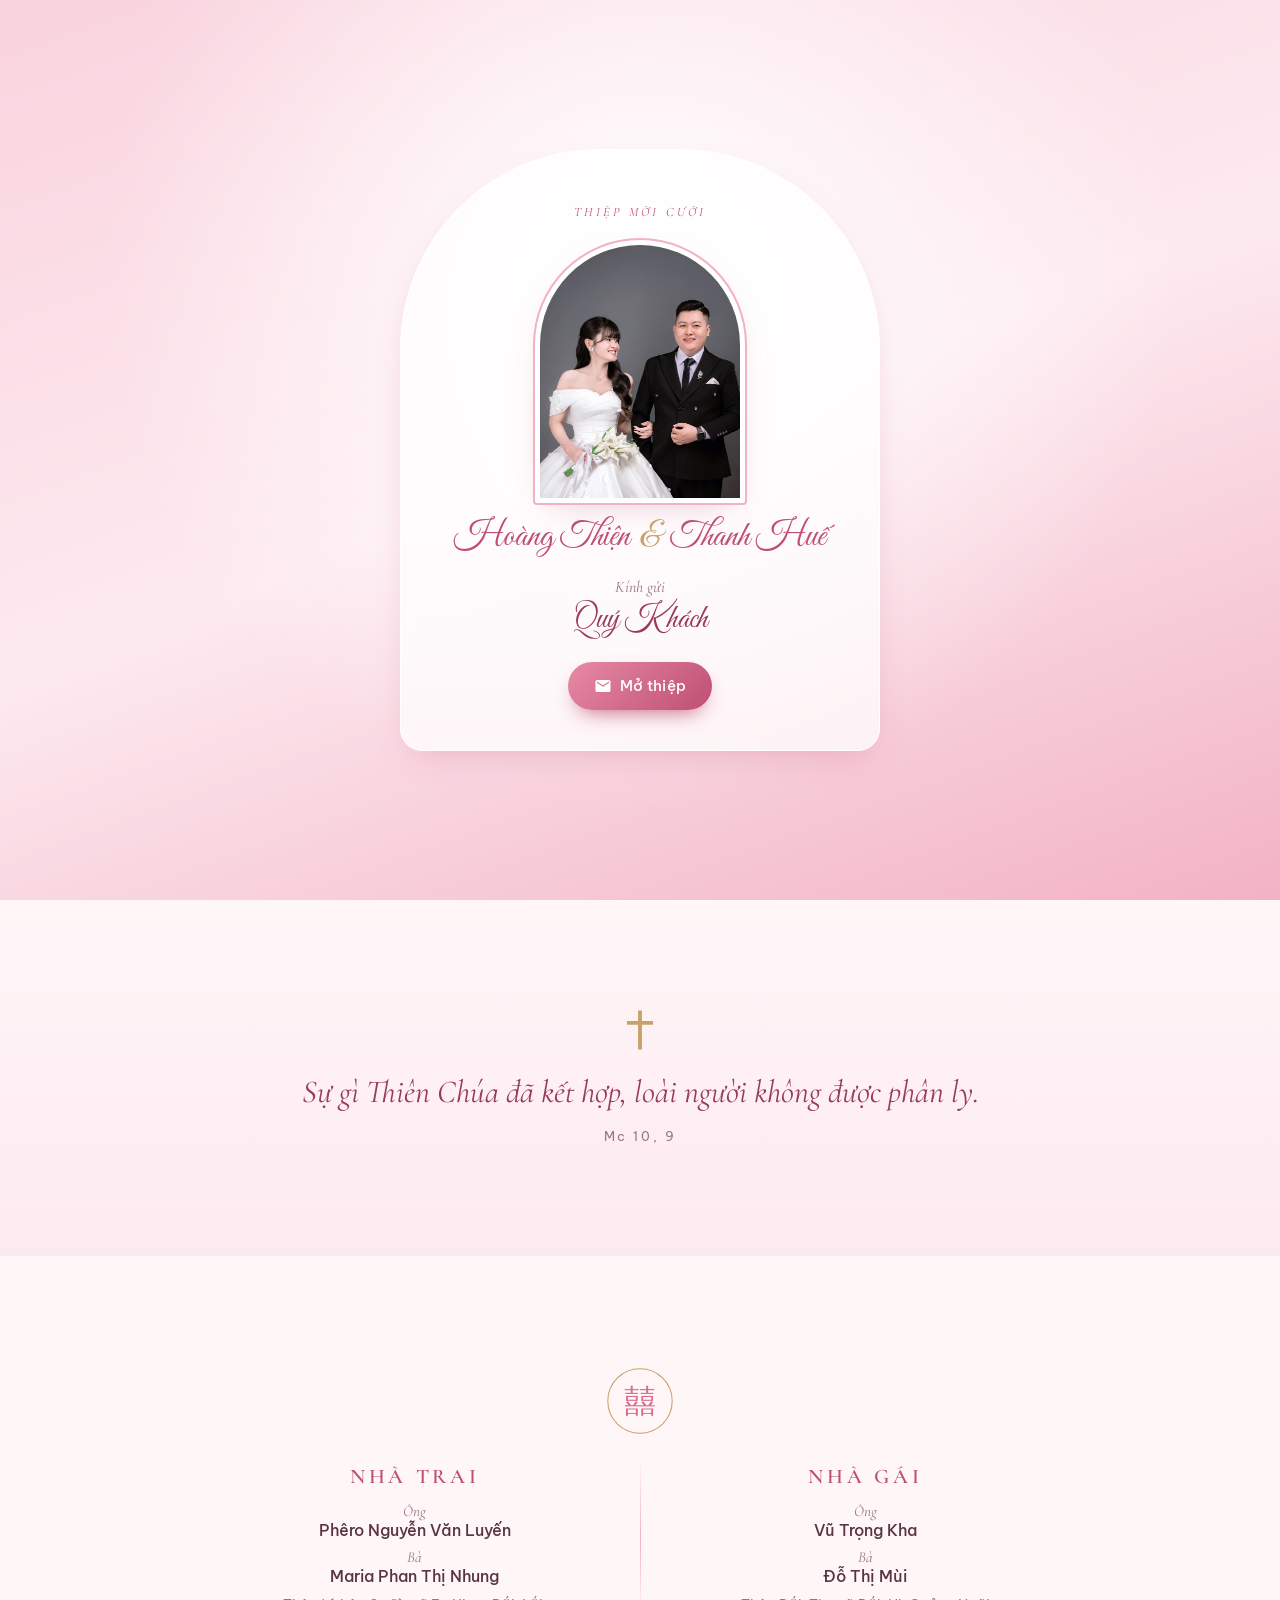
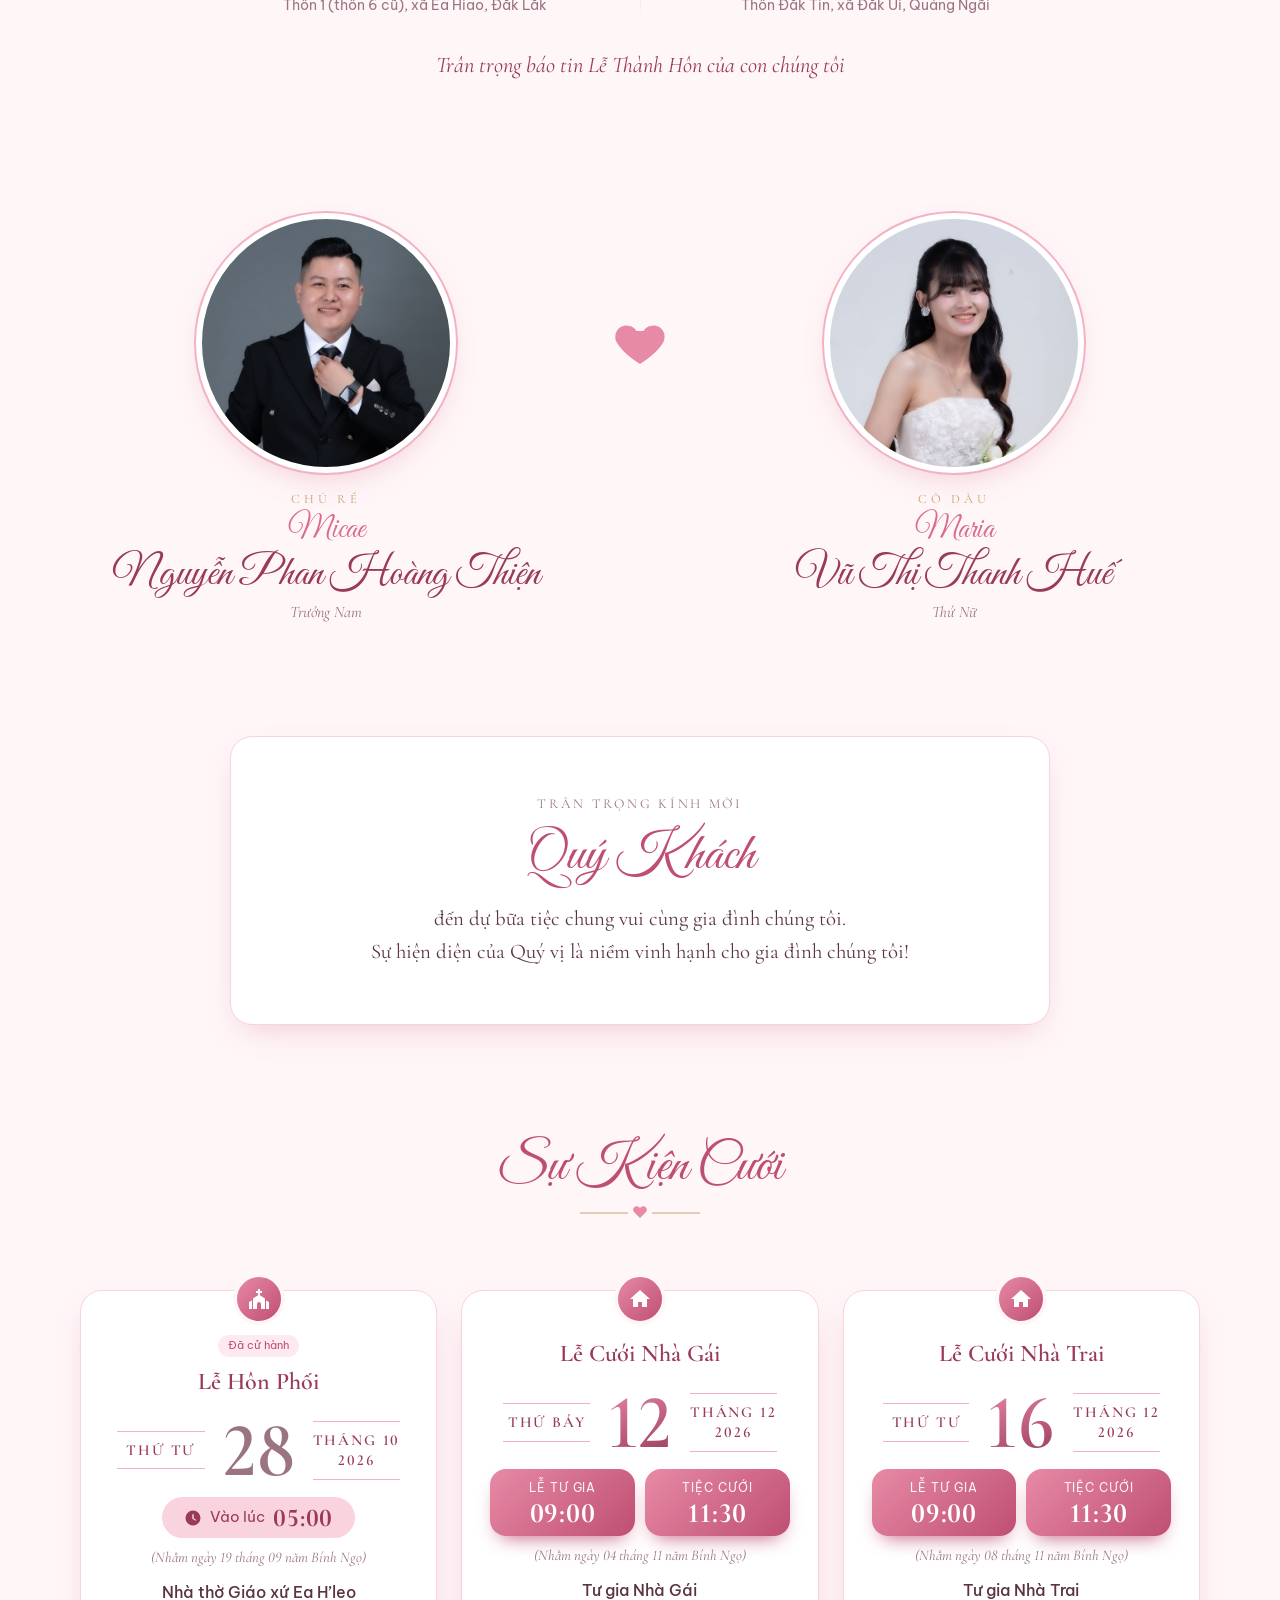
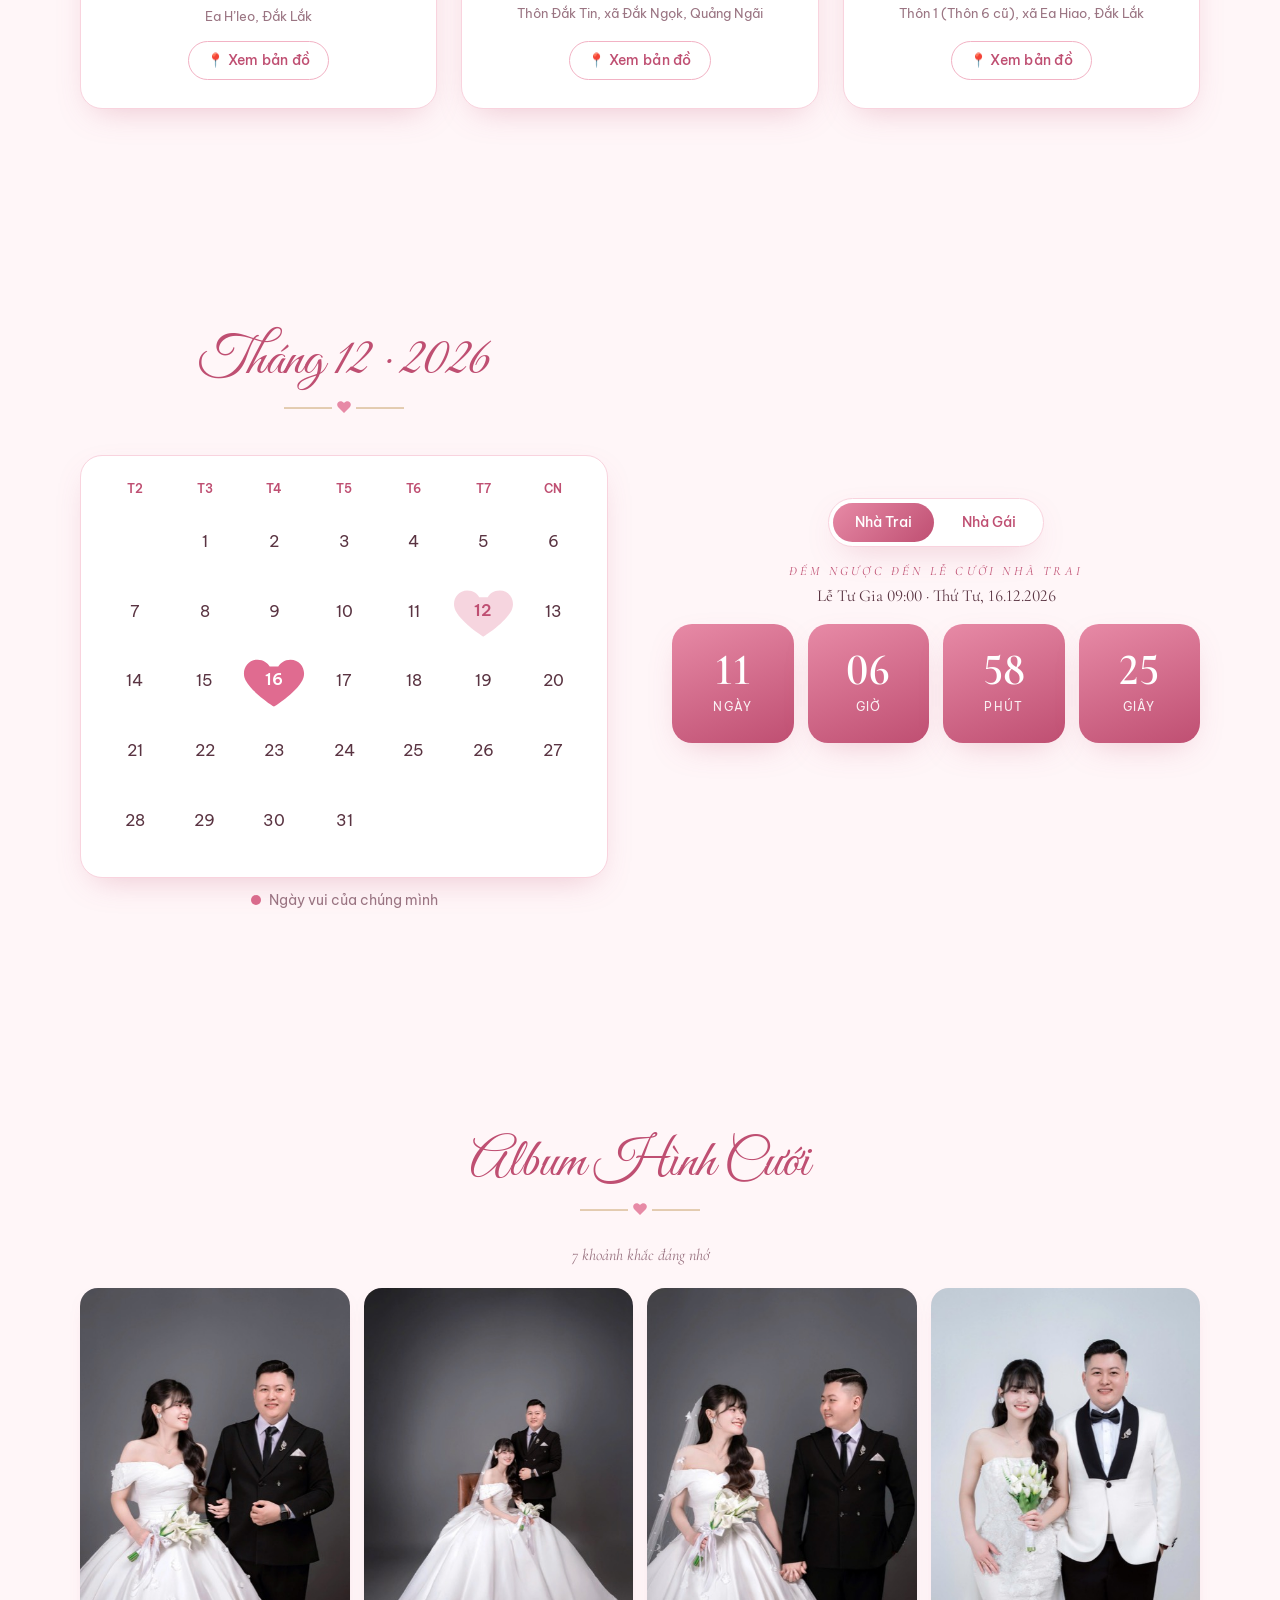
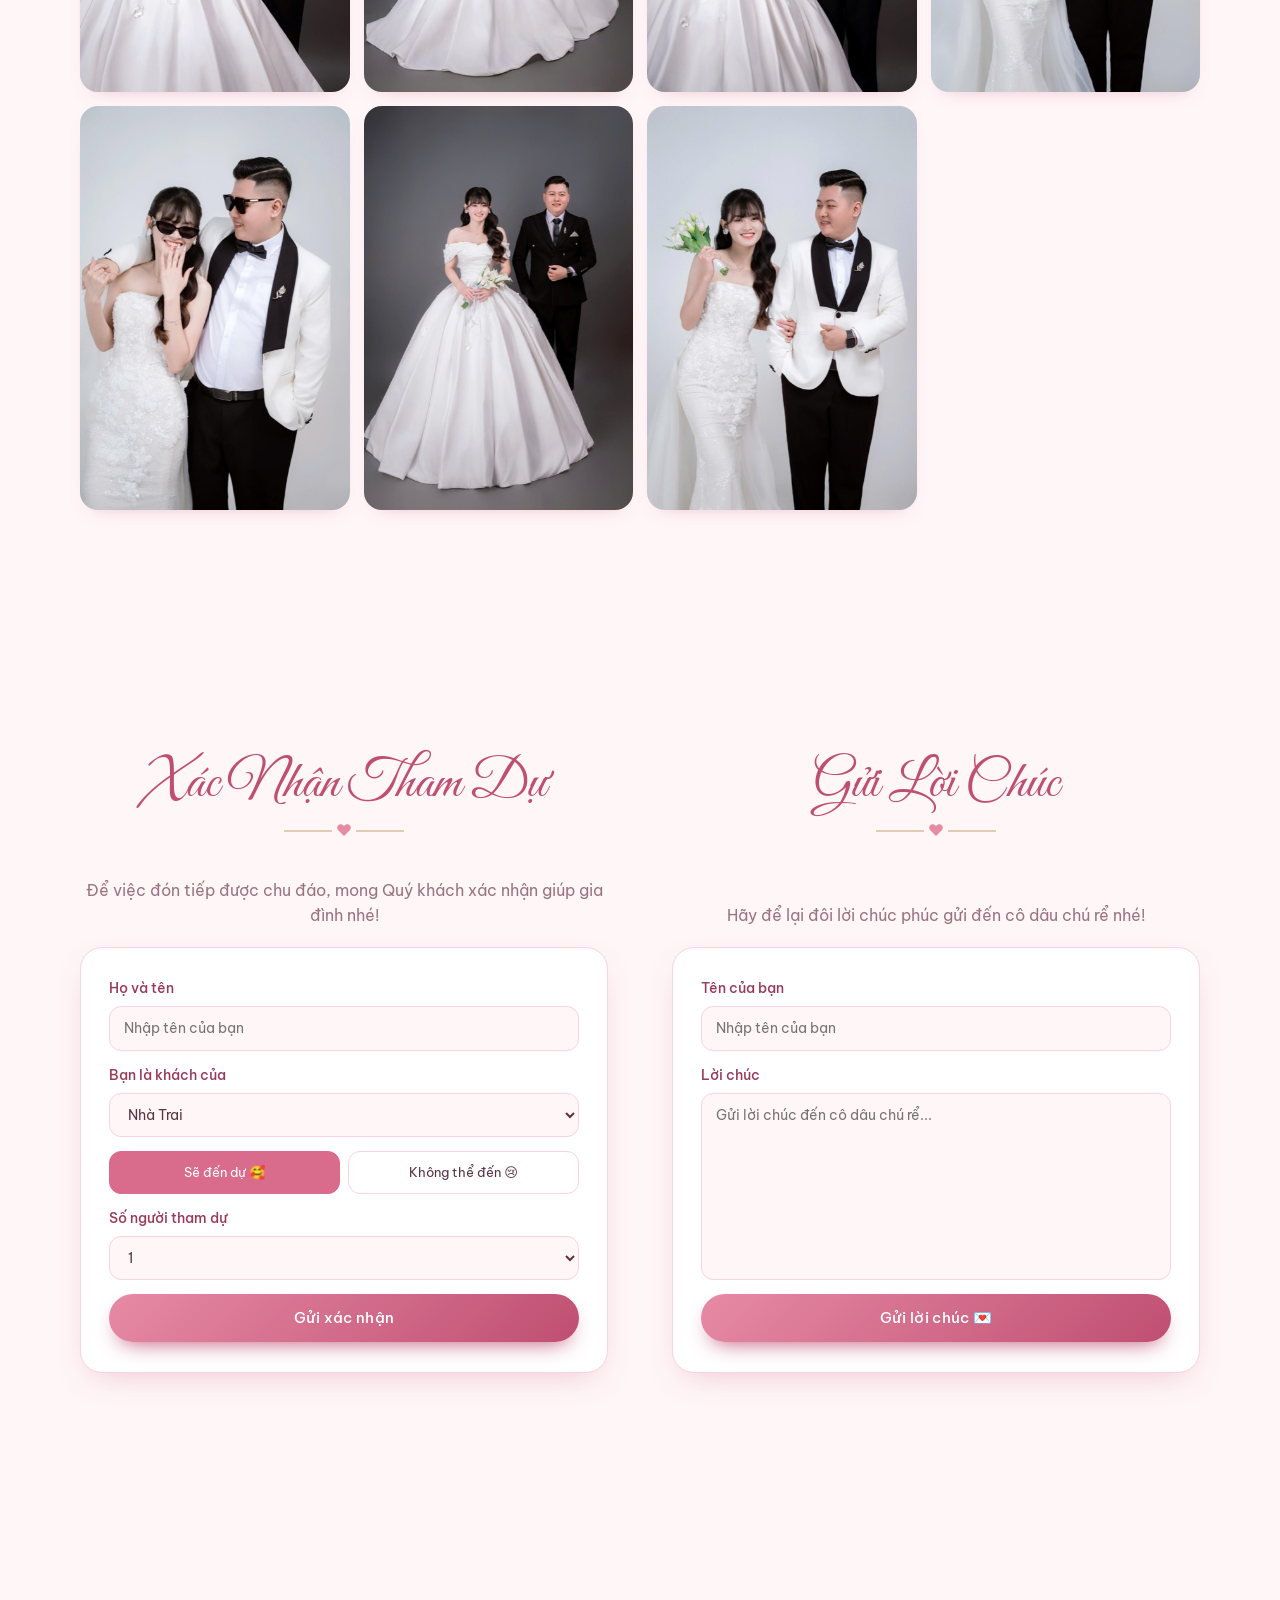
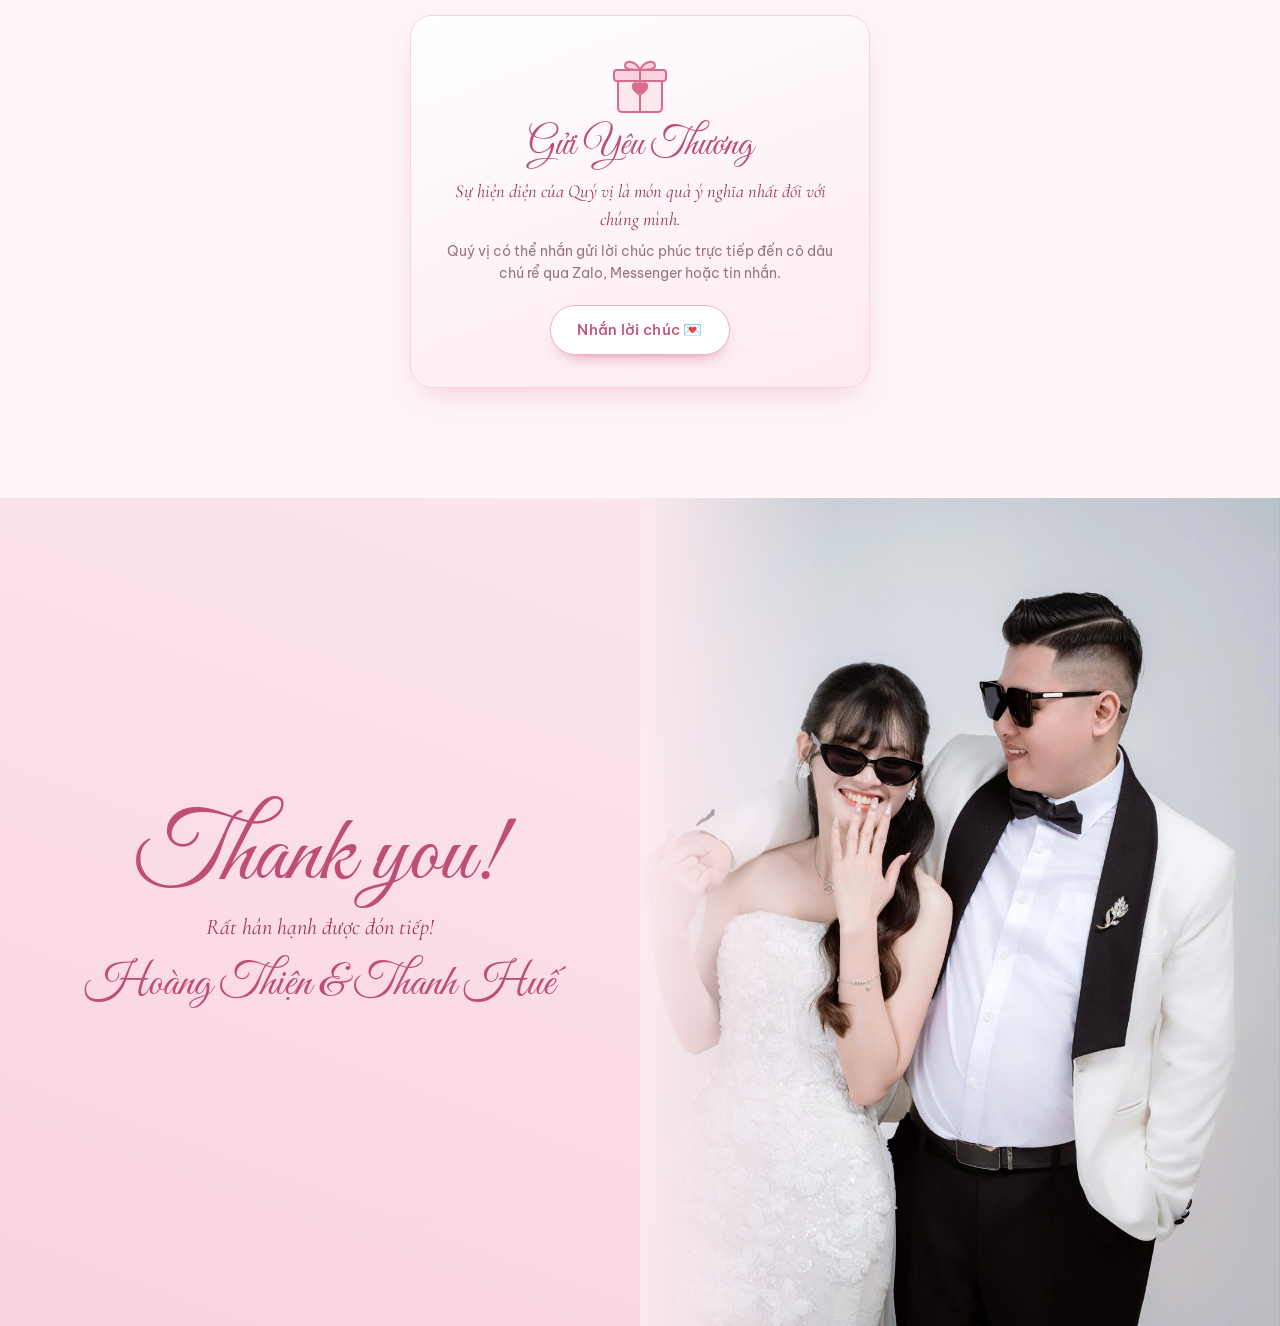
<file: index.html>
<!DOCTYPE html>
<html lang="vi">
<head>
  <meta charset="UTF-8" />
  <meta name="viewport" content="width=device-width, initial-scale=1, viewport-fit=cover" />
  <title>Thiệp Cưới Hoàng Thiện &amp; Thanh Huế</title>
  <meta name="description" content="Trân trọng kính mời bạn đến chung vui trong ngày thành hôn của Hoàng Thiện & Thanh Huế." />
  <meta property="og:title" content="Thiệp Cưới Hoàng Thiện & Thanh Huế" />
  <meta property="og:description" content="Trân trọng kính mời bạn đến chung vui cùng gia đình chúng tôi — 16.12.2026" />
  <meta property="og:image" content="ima/web/anh-2.jpg" />
  <meta name="theme-color" content="#f7d6df" />
  <link rel="icon" href="data:image/svg+xml,<svg xmlns='http://www.w3.org/2000/svg' viewBox='0 0 100 100'><text y='.9em' font-size='90'>💗</text></svg>" />
  <link rel="preconnect" href="https://fonts.googleapis.com" />
  <link rel="preconnect" href="https://fonts.gstatic.com" crossorigin />
  <link href="https://fonts.googleapis.com/css2?family=Great+Vibes&family=Dancing+Script:wght@500;700&family=Cormorant+Garamond:ital,wght@0,400;0,500;0,600;1,400;1,500&family=Be+Vietnam+Pro:wght@300;400;500;600&display=swap&subset=vietnamese" rel="stylesheet" />
  <link rel="preload" as="image" href="ima/web/anh-2.jpg" fetchpriority="high" />
  <link rel="stylesheet" href="css/style.css?v=4" />
</head>
<body class="locked">

  <!-- ============ MÀN HÌNH MỞ THIỆP ============ -->
  <div id="opener" class="opener">
    <div class="opener-card">
      <p class="eyebrow">Thiệp Mời Cưới</p>
      <div class="opener-photo" id="openerPhoto"></div>
      <h1 class="script names-big"><span data-f="groom.shortName"></span> <span class="amp">&amp;</span> <span data-f="bride.shortName"></span></h1>
      <p class="opener-to">Kính gửi</p>
      <p class="opener-guest script" data-guest></p>
      <button id="openBtn" class="btn btn-primary btn-pulse">
        <svg viewBox="0 0 24 24" width="18" height="18" aria-hidden="true"><path fill="currentColor" d="M20 4H4a2 2 0 0 0-2 2v12a2 2 0 0 0 2 2h16a2 2 0 0 0 2-2V6a2 2 0 0 0-2-2Zm0 4-8 5-8-5V6l8 5 8-5v2Z"/></svg>
        Mở thiệp
      </button>
    </div>
  </div>

  <div id="petals" class="petals" aria-hidden="true"></div>

  <!-- ============ NÚT NHẠC ============ -->
  <div class="music" id="music" hidden>
    <button id="musicBtn" class="music-btn" aria-label="Bật/tắt nhạc">
      <svg class="ic-on" viewBox="0 0 24 24"><path fill="currentColor" d="M12 3v10.55A4 4 0 1 0 14 17V7h4V3h-6Z"/></svg>
      <svg class="ic-off" viewBox="0 0 24 24"><path fill="currentColor" d="M4.27 3 3 4.27l9 9v.28A4 4 0 1 0 14 17v-1.73L19.73 21 21 19.73 4.27 3ZM14 7h4V3h-6v5.18l2 2V7Z"/></svg>
    </button>
    <button id="nextBtn" class="music-next" aria-label="Bài tiếp theo">
      <svg viewBox="0 0 24 24"><path fill="currentColor" d="M6 18l8.5-6L6 6v12Zm10-12v12h2V6h-2Z"/></svg>
    </button>
    <div class="music-title"><span id="songTitle"></span></div>
  </div>
  <audio id="audio" preload="none"></audio>

  <main>
    <!-- ============ BÌA ============ -->
    <section class="hero" id="hero">
      <div class="hero-img" id="heroImg"></div>
      <div class="hero-overlay"></div>
      <div class="hero-content">
        <p class="eyebrow light">We are getting married</p>
        <h1 class="script hero-names">
          <span data-f="groom.shortName"></span>
          <span class="amp">&amp;</span>
          <span data-f="bride.shortName"></span>
        </h1>
        <div class="hero-date">
          <span data-md="d">16</span><i></i><span data-md="m">12</span><i></i><span data-md="y">2026</span>
        </div>
      </div>
      <a href="#verse" class="scroll-hint" aria-label="Cuộn xuống"><span></span></a>
    </section>

    <!-- ============ KINH THÁNH ============ -->
    <section class="section verse reveal" id="verse">
      <svg class="cross" viewBox="0 0 40 60" aria-hidden="true"><path d="M17 0h6v16h17v6H23v38h-6V22H0v-6h17z" fill="currentColor"/></svg>
      <blockquote>
        <p data-f="verse.text"></p>
        <cite data-f="verse.ref"></cite>
      </blockquote>
    </section>

    <!-- ============ HAI GIA ĐÌNH ============ -->
    <section class="section families">
      <div class="ornament reveal"></div>
      <div class="family-grid">
        <div class="family reveal">
          <h3>Nhà Trai</h3>
          <p><small>Ông</small><b data-f="groom.father"></b></p>
          <p><small>Bà</small><b data-f="groom.mother"></b></p>
          <p class="addr" data-f="groom.address"></p>
        </div>
        <div class="family-divider" aria-hidden="true"></div>
        <div class="family reveal">
          <h3>Nhà Gái</h3>
          <p><small>Ông</small><b data-f="bride.father"></b></p>
          <p><small>Bà</small><b data-f="bride.mother"></b></p>
          <p class="addr" data-f="bride.address"></p>
        </div>
      </div>
      <p class="announce reveal">Trân trọng báo tin Lễ Thành Hôn của con chúng tôi</p>
    </section>

    <!-- ============ CÔ DÂU CHÚ RỂ ============ -->
    <section class="section couple">
      <div class="person reveal">
        <div class="avatar" id="groomAvatar"></div>
        <p class="role">Chú Rể</p>
        <p class="saint script" data-f="groom.saint"></p>
        <h2 class="script" data-f="groom.fullName"></h2>
        <p class="rank" data-f="groom.rank"></p>
      </div>
      <div class="heart-sep reveal" aria-hidden="true">
        <svg viewBox="0 0 24 24"><path fill="currentColor" d="M12 21s-7.5-4.6-10-9.3C.4 8.6 2.3 4.5 6.2 4.5c2.2 0 3.6 1.2 4.3 2.4h3C14.2 5.7 15.6 4.5 17.8 4.5c3.9 0 5.8 4.1 4.2 7.2C19.5 16.4 12 21 12 21Z"/></svg>
      </div>
      <div class="person reveal">
        <div class="avatar" id="brideAvatar"></div>
        <p class="role">Cô Dâu</p>
        <p class="saint script" data-f="bride.saint"></p>
        <h2 class="script" data-f="bride.fullName"></h2>
        <p class="rank" data-f="bride.rank"></p>
      </div>
    </section>

    <!-- ============ LỜI MỜI ============ -->
    <section class="section invite reveal">
      <p class="invite-lead">Trân trọng kính mời</p>
      <p class="invite-guest script" data-guest></p>
      <p class="invite-text">đến dự bữa tiệc chung vui cùng gia đình chúng tôi.<br>Sự hiện diện của Quý vị là niềm vinh hạnh cho gia đình chúng tôi!</p>
    </section>

    <!-- ============ SỰ KIỆN ============ -->
    <section class="section events">
      <h2 class="section-title script reveal">Sự Kiện Cưới</h2>
      <div class="timeline" id="timeline"></div>
    </section>

    <div class="duo duo-center">
    <!-- ============ LỊCH ============ -->
    <section class="section calendar-sec reveal">
      <h2 class="section-title script">Tháng 12 · 2026</h2>
      <div class="calendar" id="calendar"></div>
      <p class="calendar-note"><span class="dot"></span> Ngày vui của chúng mình</p>
    </section>

    <!-- ============ ĐẾM NGƯỢC ============ -->
    <section class="section countdown-sec reveal">
      <div class="side-toggle" role="tablist" aria-label="Chọn bên">
        <button type="button" role="tab" data-side="groom">Nhà Trai</button>
        <button type="button" role="tab" data-side="bride">Nhà Gái</button>
      </div>
      <p class="eyebrow" id="cdLabel">Đếm ngược</p>
      <p class="cd-when" id="cdWhen"></p>
      <div class="countdown" id="countdown">
        <div><b data-cd="d">0</b><span>Ngày</span></div>
        <div><b data-cd="h">0</b><span>Giờ</span></div>
        <div><b data-cd="m">0</b><span>Phút</span></div>
        <div><b data-cd="s">0</b><span>Giây</span></div>
      </div>
    </section>

    </div>

    <!-- ============ ALBUM ============ -->
    <section class="section gallery-sec">
      <h2 class="section-title script reveal">Album Hình Cưới</h2>
      <p class="gallery-count reveal" id="galleryCount"></p>
      <div class="gallery" id="gallery"></div>
      <div class="gallery-more">
        <button type="button" class="btn btn-soft" id="galleryMore" hidden></button>
      </div>
    </section>

    <div class="duo">
    <!-- ============ XÁC NHẬN THAM DỰ ============ -->
    <section class="section rsvp reveal" id="rsvp">
      <h2 class="section-title script">Xác Nhận Tham Dự</h2>
      <p class="muted">Để việc đón tiếp được chu đáo, mong Quý khách xác nhận giúp gia đình nhé!</p>
      <form id="rsvpForm" class="card form">
        <label>Họ và tên
          <input name="name" required maxlength="80" placeholder="Nhập tên của bạn" />
        </label>
        <label>Bạn là khách của
          <select name="side">
            <option>Nhà Trai</option>
            <option>Nhà Gái</option>
            <option>Cả hai</option>
          </select>
        </label>
        <div class="radio-row">
          <label class="pill"><input type="radio" name="attend" value="Sẽ tham dự" checked /><span>Sẽ đến dự 🥰</span></label>
          <label class="pill"><input type="radio" name="attend" value="Không thể tham dự" /><span>Không thể đến 😢</span></label>
        </div>
        <label>Số người tham dự
          <select name="count">
            <option>1</option><option>2</option><option>3</option><option>4</option><option>5+</option>
          </select>
        </label>
        <button class="btn btn-primary" type="submit">Gửi xác nhận</button>
        <p class="form-msg" id="rsvpMsg" role="status"></p>
      </form>
    </section>

    <!-- ============ SỔ LƯU BÚT ============ -->
    <section class="section wishes reveal" id="wishes">
      <h2 class="section-title script">Gửi Lời Chúc</h2>
      <p class="muted">Hãy để lại đôi lời chúc phúc gửi đến cô dâu chú rể nhé!</p>
      <form id="wishForm" class="card form">
        <label>Tên của bạn
          <input name="name" required maxlength="80" placeholder="Nhập tên của bạn" />
        </label>
        <label>Lời chúc
          <textarea name="message" required maxlength="500" rows="3" placeholder="Gửi lời chúc đến cô dâu chú rể..."></textarea>
        </label>
        <button class="btn btn-primary" type="submit">Gửi lời chúc 💌</button>
        <p class="form-msg" id="wishMsg" role="status"></p>
      </form>
      <div class="wish-list" id="wishList"></div>
    </section>

    </div>

    <!-- ============ MỪNG CƯỚI ============ -->
    <section class="section gift reveal">
      <div class="gift-box">
        <svg class="gift-icon" viewBox="0 0 64 64" aria-hidden="true">
          <path d="M10 28h44v28a4 4 0 0 1-4 4H14a4 4 0 0 1-4-4V28Z" fill="#fde8ee" stroke="currentColor" stroke-width="2"/>
          <rect x="6" y="18" width="52" height="11" rx="3" fill="#f9d3de" stroke="currentColor" stroke-width="2"/>
          <path d="M32 18v42" stroke="currentColor" stroke-width="2"/>
          <path d="M32 18c-4-9-15-11-15-4 0 4 7 4 15 4Zm0 0c4-9 15-11 15-4 0 4-7 4-15 4Z" fill="#f9d3de" stroke="currentColor" stroke-width="2" stroke-linejoin="round"/>
          <path d="M32 44c-5-3.5-8-6-8-9a3.5 3.5 0 0 1 8-1.5 3.5 3.5 0 0 1 8 1.5c0 3-3 5.5-8 9Z" fill="currentColor"/>
        </svg>
        <h2 class="script gift-title">Gửi Yêu Thương</h2>
        <p class="gift-note">Sự hiện diện của Quý vị là món quà ý nghĩa nhất đối với chúng mình.</p>
        <p class="gift-sub">Quý vị có thể nhắn gửi lời chúc phúc trực tiếp đến cô dâu chú rể qua Zalo, Messenger hoặc tin nhắn.</p>
        <button type="button" class="btn btn-soft" id="giftOpen">Nhắn lời chúc 💌</button>
      </div>
    </section>

    <!-- ============ CẢM ƠN ============ -->
    <section class="thanks" id="thanks">
      <div class="thanks-img" id="thanksImg"></div>
      <div class="thanks-overlay"></div>
      <div class="thanks-content reveal">
        <h2 class="script">Thank you!</h2>
        <p>Rất hân hạnh được đón tiếp!</p>
        <p class="script thanks-names"><span data-f="groom.shortName"></span> &amp; <span data-f="bride.shortName"></span></p>
      </div>
    </section>
  </main>

  <!-- Lightbox -->
  <div class="lightbox" id="lightbox" hidden>
    <button class="lb-close" aria-label="Đóng">×</button>
    <button class="lb-prev" aria-label="Ảnh trước">‹</button>
    <img alt="Ảnh cưới" />
    <span class="lb-count" id="lbCount"></span>
    <button class="lb-next" aria-label="Ảnh sau">›</button>
  </div>

  <!-- Hộp quà -->
  <div class="modal" id="giftModal" hidden>
    <div class="modal-card" role="dialog" aria-modal="true" aria-labelledby="giftModalTitle">
      <button type="button" class="modal-close" aria-label="Đóng">×</button>
      <h3 class="script" id="giftModalTitle">Nhắn gửi yêu thương</h3>
      <div class="gift-tabs" id="giftTabs" role="tablist"></div>
      <div class="gift-panel" id="giftPanel"></div>
      <p class="modal-thanks">Cảm ơn Quý vị đã dành tình cảm cho chúng mình 💕</p>
    </div>
  </div>

  <div class="toast" id="toast" role="status"></div>

  <script src="js/config.js?v=4"></script>
  <script src="js/gallery.js?v=4"></script>
  <script src="js/main.js?v=4"></script>
</body>
</html>
</file>
<file: css/style.css>
:root {
  --pink-50: #fff6f8;
  --pink-100: #fdeaf0;
  --pink-200: #f9d3de;
  --pink-300: #f2b2c4;
  --pink-400: #e78aa6;
  --pink-500: #d96b8c;
  --pink-600: #bf4f72;
  --pink-700: #9a3a59;
  --gold: #c8a26b;
  --ink: #5a3442;
  --muted: #9a7482;
  --white: #ffffff;
  --radius: 22px;
  --shadow: 0 12px 34px -14px rgba(191, 79, 114, .35);
  --script: "Great Vibes", "Dancing Script", cursive;
  --serif: "Cormorant Garamond", Georgia, serif;
  --sans: "Be Vietnam Pro", system-ui, -apple-system, sans-serif;
  --maxw: 520px;
}

* { box-sizing: border-box; margin: 0; padding: 0; }
html { scroll-behavior: smooth; -webkit-text-size-adjust: 100%; }
body {
  font-family: var(--sans);
  color: var(--ink);
  line-height: 1.6;
  background:
    radial-gradient(circle at 10% 10%, #ffe3ec 0, transparent 40%),
    radial-gradient(circle at 90% 80%, #fcd9e4 0, transparent 45%),
    var(--pink-100);
  min-height: 100vh;
  overflow-x: hidden;
}
body.locked { overflow: hidden; height: 100vh; }
img { max-width: 100%; display: block; }
[hidden] { display: none !important; }
h1, h2, h3 { text-wrap: balance; }
p, blockquote { text-wrap: pretty; }
button { font: inherit; cursor: pointer; }
.script { font-family: var(--script); font-weight: 400; }
.muted { color: var(--muted); text-align: center; font-size: .92rem; margin-bottom: 18px; }

main {
  max-width: var(--maxw);
  margin: 0 auto;
  background: var(--pink-50);
  box-shadow: 0 0 60px rgba(191, 79, 114, .15);
  position: relative;
  overflow: hidden;
}

.eyebrow {
  font-family: var(--serif);
  font-style: italic;
  letter-spacing: .25em;
  text-transform: uppercase;
  font-size: .8rem;
  color: var(--pink-600);
}
.eyebrow.light { color: #fff; }

/* ---------- Buttons ---------- */
.btn {
  display: inline-flex; align-items: center; justify-content: center; gap: 8px;
  border: 0; border-radius: 999px; padding: 12px 26px;
  font-weight: 500; font-size: .95rem; letter-spacing: .02em;
  transition: transform .2s, box-shadow .2s, background .2s;
  text-decoration: none;
}
.btn-primary {
  background: linear-gradient(135deg, var(--pink-400), var(--pink-600));
  color: #fff;
  box-shadow: 0 10px 22px -10px var(--pink-600);
}
.btn-primary:hover { transform: translateY(-2px); }
.btn-primary:disabled { opacity: .6; cursor: wait; }
.btn-ghost {
  background: #fff; color: var(--pink-600);
  border: 1px solid var(--pink-300);
  padding: 8px 18px; font-size: .85rem;
}
.btn-pulse { animation: pulse 2s infinite; }
@keyframes pulse {
  0% { box-shadow: 0 0 0 0 rgba(217, 107, 140, .55); }
  70% { box-shadow: 0 0 0 16px rgba(217, 107, 140, 0); }
  100% { box-shadow: 0 0 0 0 rgba(217, 107, 140, 0); }
}

/* ---------- Opener ---------- */
.opener {
  position: fixed; inset: 0; z-index: 100;
  display: grid; place-items: center;
  padding: 16px;
  background:
    radial-gradient(circle at 50% 30%, #fff 0, transparent 60%),
    linear-gradient(160deg, var(--pink-200), var(--pink-100) 50%, var(--pink-300));
  transition: opacity .9s ease, visibility .9s, transform .9s ease;
}
.opener.hide { opacity: 0; visibility: hidden; transform: scale(1.08); }
.opener-card {
  width: min(400px, 100%);
  text-align: center;
  background: rgba(255, 255, 255, .75);
  backdrop-filter: blur(6px);
  border-radius: 200px 200px var(--radius) var(--radius);
  padding: 40px 16px 32px;
  box-shadow: var(--shadow);
  border: 1px solid #fff;
  animation: rise 1s ease both;
}
.opener-photo {
  width: min(190px, 52vw); aspect-ratio: 4 / 5; margin: 18px auto 12px;
  border-radius: 999px 999px 18px 18px;
  background: 50% 8% / 118% auto no-repeat var(--pink-200);
  border: 5px solid #fff;
  box-shadow: 0 0 0 2px var(--pink-300), var(--shadow);
}
.names-big { font-size: clamp(1.55rem, 7.6vw, 2.5rem); color: var(--pink-600); line-height: 1.3; white-space: nowrap; }
.amp { color: var(--gold); padding: 0 .1em; }
.opener-to { margin-top: 14px; font-family: var(--serif); font-style: italic; color: var(--muted); }
.opener-guest { font-size: 2rem; color: var(--pink-700); margin-bottom: 20px; line-height: 1.3; }
@keyframes rise { from { opacity: 0; transform: translateY(30px); } to { opacity: 1; transform: none; } }

/* ---------- Petals ---------- */
.petals { position: fixed; inset: 0; pointer-events: none; z-index: 60; overflow: hidden; }
.petal {
  position: absolute; top: -40px;
  color: var(--pink-400);
  opacity: .8;
  animation: fall linear forwards;
}
@keyframes fall {
  0% { transform: translate(0, 0) rotate(0); }
  50% { transform: translate(var(--dx), 55vh) rotate(180deg); }
  100% { transform: translate(calc(var(--dx) * -1), 110vh) rotate(360deg); opacity: .2; }
}

/* ---------- Music ---------- */
.music {
  position: fixed; z-index: 70;
  right: max(14px, calc(50vw - var(--maxw) / 2 + 14px));
  bottom: calc(16px + env(safe-area-inset-bottom));
  display: flex; align-items: center; gap: 6px;
  flex-direction: row-reverse;
}
.music-btn, .music-next {
  width: 44px; height: 44px; border-radius: 50%; border: 0;
  display: grid; place-items: center;
  background: linear-gradient(135deg, var(--pink-400), var(--pink-600));
  color: #fff; box-shadow: var(--shadow);
}
.music-next { width: 34px; height: 34px; background: rgba(255, 255, 255, .92); color: var(--pink-600); }
.music-btn svg { width: 20px; height: 20px; }
.music-next svg { width: 16px; height: 16px; }
.music-btn .ic-off { display: none; }
.music.paused .music-btn .ic-on { display: none; }
.music.paused .music-btn .ic-off { display: block; }
.music:not(.paused) .music-btn { animation: spin 4s linear infinite; }
@keyframes spin { to { transform: rotate(360deg); } }
/* Tên bài chỉ hiện vài giây khi đổi bài, không che nội dung */
.music-title {
  max-width: min(200px, 52vw); overflow: hidden; white-space: nowrap; text-overflow: ellipsis;
  background: rgba(255, 255, 255, .95); color: var(--pink-700);
  font-size: .75rem; padding: 6px 12px; border-radius: 999px;
  box-shadow: var(--shadow);
  opacity: 0; transform: translateX(8px); pointer-events: none;
  transition: opacity .4s, transform .4s;
}
.music.show-title:not(.paused) .music-title { opacity: 1; transform: none; }

/* ---------- Hero ---------- */
.hero { position: relative; height: 100vh; height: 100svh; min-height: 560px; color: #fff; overflow: hidden; }
.hero-img {
  position: absolute; inset: 0;
  background: center 25% / cover no-repeat var(--pink-300);
  transform: scale(1.1);
  animation: kenburns 18s ease-in-out infinite alternate;
}
@keyframes kenburns { to { transform: scale(1); } }
.hero-overlay {
  position: absolute; inset: 0;
  background: linear-gradient(to bottom, rgba(154, 58, 89, .1) 0%, rgba(154, 58, 89, 0) 40%, rgba(120, 40, 70, .65) 100%);
}
.hero-content {
  position: absolute; left: 0; right: 0; bottom: 13%;
  text-align: center; padding: 0 16px;
}
.hero-names {
  font-size: clamp(3rem, 14vw, 4.4rem); line-height: 1.05; margin: 6px 0 12px;
  text-shadow: 0 4px 20px rgba(0, 0, 0, .3);
}
.hero-names span { display: block; }
.hero-names .amp { font-size: .7em; color: #ffe2b8; }
.hero-date {
  display: inline-flex; align-items: center; gap: 12px;
  font-family: var(--serif); font-size: 1.4rem; letter-spacing: .1em;
}
.hero-date i { width: 6px; height: 6px; border-radius: 50%; background: #fff; display: block; }
.scroll-hint {
  position: absolute; left: 50%; bottom: 22px; transform: translateX(-50%);
  width: 24px; height: 38px; border: 2px solid rgba(255, 255, 255, .8); border-radius: 14px;
}
.scroll-hint span {
  position: absolute; left: 50%; top: 7px; width: 4px; height: 8px; margin-left: -2px;
  background: #fff; border-radius: 2px; animation: scrolldot 1.6s infinite;
}
@keyframes scrolldot { to { transform: translateY(12px); opacity: 0; } }

/* ---------- Sections ---------- */
.section { padding: 52px 18px; position: relative; }
.section-title {
  text-align: center; color: var(--pink-600);
  font-size: clamp(2.3rem, 10vw, 2.9rem); line-height: 1.2; margin-bottom: 26px;
}
.section-title::after {
  content: ""; display: block; width: 120px; height: 14px; margin: 6px auto 0;
  background: url("data:image/svg+xml,%3Csvg xmlns='http://www.w3.org/2000/svg' viewBox='0 0 120 14'%3E%3Cpath d='M0 7h48M72 7h48' stroke='%23c8a26b' stroke-width='1'/%3E%3Cpath d='M60 2c-3-4-9-1-6 4l6 6 6-6c3-5-3-8-6-4z' fill='%23e78aa6'/%3E%3C/svg%3E") center/contain no-repeat;
}

/* Verse */
.verse { text-align: center; background: linear-gradient(var(--pink-50), var(--pink-100)); }
.cross { width: 26px; height: 40px; color: var(--gold); margin: 0 auto 18px; display: block; }
.verse blockquote p {
  font-family: var(--serif); font-style: italic; font-size: 1.45rem; line-height: 1.5; color: var(--pink-700);
}
.verse cite { display: block; margin-top: 10px; font-style: normal; letter-spacing: .2em; font-size: .8rem; color: var(--muted); }

/* Families */
.families { text-align: center; }
.ornament {
  width: 70px; height: 70px; margin: 0 auto 24px;
  background: url("data:image/svg+xml,%3Csvg xmlns='http://www.w3.org/2000/svg' viewBox='0 0 100 100'%3E%3Ccircle cx='50' cy='50' r='46' fill='none' stroke='%23c8a26b' stroke-width='1.5'/%3E%3Ctext x='50' y='66' font-size='46' text-anchor='middle' fill='%23d96b8c' font-family='serif'%3E%E5%9B%8D%3C/text%3E%3C/svg%3E") center/contain no-repeat;
}
.family-grid { display: grid; grid-template-columns: 1fr 1px 1fr; gap: 10px; align-items: start; }
.family-divider { background: linear-gradient(transparent, var(--pink-300), transparent); height: 100%; }
.family h3 {
  font-family: var(--serif); text-transform: uppercase; letter-spacing: .18em;
  font-size: 1.05rem; color: var(--pink-600); margin-bottom: 8px; font-weight: 600;
}
.family p { font-size: clamp(.8rem, 3.5vw, .92rem); }
.family p + p { margin-top: 6px; }
.family small { display: block; font-family: var(--serif); font-style: italic; color: var(--muted); font-size: .85rem; line-height: 1.2; }
.family b { font-weight: 500; display: block; line-height: 1.35; }
.family .addr { color: var(--muted); font-size: .78rem; margin-top: 8px; line-height: 1.5; }
.announce {
  margin-top: 30px; font-family: var(--serif); font-style: italic; font-size: 1.15rem; color: var(--pink-700);
}

/* Couple */
.couple { text-align: center; padding-top: 10px; }
.person h2 { font-size: clamp(1.5rem, 7.4vw, 2.4rem); color: var(--pink-700); line-height: 1.25; white-space: nowrap; }
.saint { font-size: clamp(1.5rem, 6.4vw, 2rem); color: var(--pink-500); line-height: 1.1; margin-top: 4px; }
.avatar {
  width: 190px; height: 190px; margin: 0 auto 16px; border-radius: 50%;
  background-color: var(--pink-200);
  background-size: cover; background-repeat: no-repeat;
  border: 6px solid #fff;
  box-shadow: 0 0 0 2px var(--pink-300), var(--shadow);
}
.role { font-family: var(--serif); letter-spacing: .3em; text-transform: uppercase; font-size: .8rem; color: var(--gold); }
.rank { font-family: var(--serif); font-style: italic; color: var(--muted); }
.heart-sep { margin: 26px auto; width: 40px; color: var(--pink-400); animation: beat 1.4s infinite; }
@keyframes beat { 0%, 100% { transform: scale(1); } 15% { transform: scale(1.18); } 30% { transform: scale(1); } 45% { transform: scale(1.12); } }

/* Invite */
.invite {
  text-align: center; margin: 0 16px;
  background: #fff; border-radius: var(--radius); box-shadow: var(--shadow);
  border: 1px solid var(--pink-200);
  padding: 40px 20px;
}
.invite-lead { font-family: var(--serif); letter-spacing: .2em; text-transform: uppercase; font-size: .85rem; color: var(--muted); }
.invite-guest { font-size: clamp(2.2rem, 10vw, 2.8rem); color: var(--pink-600); margin: 6px 0 10px; line-height: 1.3; }
.invite-text { font-family: var(--serif); font-size: 1.1rem; line-height: 1.6; }

/* Timeline */
.timeline { display: grid; gap: 18px; }
.event {
  background: #fff; border-radius: var(--radius); box-shadow: var(--shadow);
  padding: 22px 20px 20px; text-align: center; position: relative;
  border: 1px solid var(--pink-200);
}
.event.past { opacity: .82; }
.event-icon {
  width: 52px; height: 52px; margin: -48px auto 10px; border-radius: 50%;
  display: grid; place-items: center; color: #fff;
  background: linear-gradient(135deg, var(--pink-400), var(--pink-600));
  border: 4px solid var(--pink-50);
}
.event-icon svg { width: 24px; height: 24px; }
.event h3 { font-family: var(--serif); font-size: 1.35rem; color: var(--pink-700); font-weight: 600; }
.event .badge {
  display: inline-block; font-size: .7rem; padding: 2px 10px; border-radius: 999px;
  background: var(--pink-100); color: var(--pink-600); margin-bottom: 6px;
}
.event-when { display: flex; align-items: center; justify-content: center; gap: 14px; margin: 10px 0 4px; }
.event-when .time { font-family: var(--serif); font-size: 1.6rem; font-weight: 600; color: var(--pink-600); }
.event-when .sep { width: 1px; height: 38px; background: var(--pink-300); }
.event-when .date { text-align: left; font-size: .85rem; line-height: 1.4; }
.event-when .date b { font-family: var(--serif); font-size: 1.15rem; display: block; color: var(--ink); }
.event-date {
  display: grid; grid-template-columns: 1fr auto 1fr; align-items: center; gap: 14px;
  margin: 14px 0 12px;
}
.ed-side {
  font-family: var(--serif); font-weight: 600; text-transform: uppercase; letter-spacing: .12em;
  font-size: .95rem; line-height: 1.35; color: var(--pink-700);
  border-top: 1.5px solid var(--pink-300); border-bottom: 1.5px solid var(--pink-300);
  padding: 8px 0;
}
.ed-day {
  font-family: var(--serif); font-weight: 600; font-size: 4.2rem; line-height: .9;
  color: var(--pink-600); padding: 0 4px;
  background: linear-gradient(160deg, var(--pink-400), var(--pink-700));
  -webkit-background-clip: text; background-clip: text; -webkit-text-fill-color: transparent;
}
.event-time {
  display: inline-flex; align-items: center; gap: 8px;
  background: linear-gradient(135deg, var(--pink-400), var(--pink-600)); color: #fff;
  border-radius: 999px; padding: 8px 22px; margin-bottom: 8px;
  font-size: .95rem; box-shadow: 0 10px 20px -10px var(--pink-600);
}
.event-time svg { width: 18px; height: 18px; }
.event-times { display: flex; justify-content: center; gap: 10px; margin-bottom: 8px; width: 100%; }
.event-times .event-time { margin-bottom: 0; }
.event-times.multi .event-time {
  flex: 1; max-width: 150px; flex-direction: column; gap: 2px;
  border-radius: 16px; padding: 10px 8px 9px;
}
.event-times.multi .event-time small { white-space: nowrap; font-size: .72rem; letter-spacing: .08em; text-transform: uppercase; opacity: .92; }
.event-times.multi .event-time b { font-size: 1.75rem; }
.event-time b { font-family: var(--serif); font-size: 1.6rem; font-weight: 700; line-height: 1; letter-spacing: .03em; }
.event.past .ed-day { background: none; -webkit-text-fill-color: var(--muted); color: var(--muted); }
.event.past .event-time { background: var(--pink-200); color: var(--pink-700); box-shadow: none; }
.event h3 { font-size: 1.5rem !important; }
.event .lunar { font-family: var(--serif); font-style: italic; color: var(--muted); font-size: .92rem; }
.event .place { font-weight: 500; margin-top: 10px; }
.event .address { font-size: .82rem; color: var(--muted); margin-bottom: 14px; }
.timeline .event { margin-top: 26px; }

/* Calendar */
.calendar-sec { text-align: center; }
.calendar {
  background: #fff; border-radius: var(--radius); box-shadow: var(--shadow);
  padding: 18px 14px; display: grid; grid-template-columns: repeat(7, 1fr); gap: 6px;
  border: 1px solid var(--pink-200);
}
.calendar .dow { font-size: .72rem; font-weight: 600; color: var(--pink-600); padding-bottom: 6px; }
.calendar .day { aspect-ratio: 1; display: grid; place-items: center; font-size: .9rem; border-radius: 50%; position: relative; }
.calendar .day.mark { color: #fff; font-weight: 600; }
.calendar .day.mark::before {
  content: ""; position: absolute; inset: -2px; z-index: 0;
  background: url("data:image/svg+xml,%3Csvg xmlns='http://www.w3.org/2000/svg' viewBox='0 0 24 24'%3E%3Cpath fill='%23e06b90' d='M12 21s-7.5-4.6-10-9.3C.4 8.6 2.3 4.5 6.2 4.5c2.2 0 3.6 1.2 4.3 2.4h3C14.2 5.7 15.6 4.5 17.8 4.5c3.9 0 5.8 4.1 4.2 7.2C19.5 16.4 12 21 12 21Z'/%3E%3C/svg%3E") center/contain no-repeat;
  animation: beat 1.6s infinite;
}
.calendar .day.mark span { position: relative; z-index: 1; margin-top: -2px; }
.calendar-note { margin-top: 12px; font-size: .85rem; color: var(--muted); display: flex; gap: 8px; align-items: center; justify-content: center; }
.calendar-note .dot { width: 10px; height: 10px; border-radius: 50%; background: var(--pink-500); }

/* Countdown */
.countdown-sec { text-align: center; padding-top: 10px; }
.countdown { display: grid; grid-template-columns: repeat(4, 1fr); gap: 10px; margin-top: 14px; }
.countdown div {
  background: linear-gradient(160deg, var(--pink-400), var(--pink-600)); color: #fff;
  border-radius: 16px; padding: 14px 4px; box-shadow: var(--shadow);
}
.countdown b { display: block; font-family: var(--serif); font-size: 2rem; line-height: 1; font-weight: 600; }
.countdown span { font-size: .72rem; letter-spacing: .1em; text-transform: uppercase; opacity: .9; }
.side-toggle {
  display: inline-grid; grid-template-columns: 1fr 1fr; gap: 4px; padding: 4px; margin-bottom: 14px;
  background: #fff; border: 1px solid var(--pink-200); border-radius: 999px; box-shadow: var(--shadow);
}
.side-toggle button {
  border: 0; background: transparent; color: var(--pink-600); font-weight: 500; font-size: .9rem;
  padding: 8px 22px; border-radius: 999px; transition: background .25s, color .25s;
}
.side-toggle button.on { background: linear-gradient(135deg, var(--pink-400), var(--pink-600)); color: #fff; }
.cd-when { font-family: var(--serif); font-size: 1.05rem; color: var(--ink); margin-top: 2px; }
.calendar .day.mark.dim { color: var(--pink-600); }
.calendar .day.mark.dim::before { opacity: .28; animation: none; }
.countdown.done { display: block; font-family: var(--script); font-size: 2.2rem; color: var(--pink-600); }

/* Gallery — lưới so le, thêm bao nhiêu ảnh cũng được */
.gallery-count { text-align: center; font-family: var(--serif); font-style: italic; color: var(--muted); margin: -14px 0 20px; }
.gallery { display: grid; grid-template-columns: repeat(var(--cols, 2), 1fr); gap: 8px; align-items: start; }
.g-col { display: grid; gap: 8px; }
.g-item {
  position: relative; display: block; width: 100%; border: 0; padding: 0; overflow: hidden;
  border-radius: 14px; background: linear-gradient(110deg, var(--pink-100) 30%, var(--pink-50) 50%, var(--pink-100) 70%) 0 0 / 200% 100%;
  animation: shimmer 1.4s linear infinite;
  box-shadow: 0 8px 20px -14px rgba(191, 79, 114, .5);
}
.g-item.loaded { animation: none; background: var(--pink-100); }
.g-item img { width: 100%; height: 100%; object-fit: cover; opacity: 0; transition: opacity .5s, transform .6s; }
.g-item.loaded img { opacity: 1; }
.g-item::after {
  content: ""; position: absolute; inset: 0; opacity: 0; transition: opacity .3s;
  background: rgba(154, 58, 89, .25) url("data:image/svg+xml,%3Csvg xmlns='http://www.w3.org/2000/svg' viewBox='0 0 24 24' fill='white'%3E%3Cpath d='M15.5 14h-.8l-.3-.3A6.5 6.5 0 1 0 14 15.5l.3.3v.8l5 5 1.5-1.5-5-5Zm-6 0a4.5 4.5 0 1 1 0-9 4.5 4.5 0 0 1 0 9Zm.5-7H9v2H7v1h2v2h1v-2h2V9h-2V7Z'/%3E%3C/svg%3E") center / 34px no-repeat;
}
.g-item:hover img { transform: scale(1.05); }
.g-item:hover::after { opacity: 1; }
.g-new { animation: popin .6s ease both !important; }
@keyframes popin { from { opacity: 0; transform: translateY(20px) scale(.97); } to { opacity: 1; transform: none; } }
@keyframes shimmer { to { background-position: -200% 0; } }
.gallery-more { text-align: center; margin-top: 22px; }
.gallery-more .btn { white-space: pre; }
.lb-count {
  position: absolute; top: 22px; left: 50%; transform: translateX(-50%);
  color: #fff; font-size: .85rem; letter-spacing: .1em; background: rgba(255, 255, 255, .15);
  padding: 4px 14px; border-radius: 999px; font-variant-numeric: lining-nums;
}

.lightbox {
  position: fixed; inset: 0; z-index: 200; background: rgba(40, 10, 22, .92);
  display: grid; place-items: center; padding: 16px;
}
.lightbox[hidden] { display: none; }
.lightbox img { max-height: 88vh; max-width: 100%; border-radius: 10px; }
.lightbox button {
  position: absolute; background: rgba(255, 255, 255, .15); color: #fff; border: 0;
  width: 44px; height: 44px; border-radius: 50%; font-size: 1.8rem; line-height: 1;
}
.lb-close { top: 16px; right: 16px; }
.lb-prev { left: 12px; top: 50%; transform: translateY(-50%); }
.lb-next { right: 12px; top: 50%; transform: translateY(-50%); }

/* Forms */
.card { background: #fff; border-radius: var(--radius); box-shadow: var(--shadow); padding: 22px 18px; border: 1px solid var(--pink-200); }
.form { display: grid; gap: 14px; }
.form label { display: grid; gap: 6px; font-size: .85rem; font-weight: 500; color: var(--pink-700); }
.form input:not([type="radio"]), .form select, .form textarea {
  width: 100%; font: inherit; font-weight: 400; color: var(--ink);
  border: 1px solid var(--pink-200); background: var(--pink-50);
  border-radius: 12px; padding: 11px 14px; outline: none;
  transition: border-color .2s, box-shadow .2s;
}
.form input:focus, .form select:focus, .form textarea:focus { border-color: var(--pink-400); box-shadow: 0 0 0 3px rgba(231, 138, 166, .25); }
.radio-row { display: grid; grid-template-columns: 1fr 1fr; gap: 8px; }
.pill input { position: absolute; opacity: 0; pointer-events: none; }
.pill span {
  display: block; text-align: center; padding: 10px 6px; border-radius: 12px;
  border: 1px solid var(--pink-200); font-weight: 400; font-size: .82rem; color: var(--ink); cursor: pointer;
  transition: all .2s;
}
.pill input:checked + span { background: var(--pink-500); color: #fff; border-color: var(--pink-500); }
.pill input:focus-visible + span { box-shadow: 0 0 0 3px rgba(231, 138, 166, .4); }
.form-msg:empty { display: none; }
.form-msg { text-align: center; font-size: .88rem; color: var(--pink-600); min-height: 1.2em; }

/* Wishes */
.wish-list { margin-top: 18px; display: grid; gap: 10px; max-height: 420px; overflow-y: auto; padding: 2px; }
.wish {
  background: #fff; border-radius: 16px; padding: 12px 16px; border-left: 4px solid var(--pink-400);
  box-shadow: 0 6px 16px -10px rgba(191, 79, 114, .4);
  animation: rise .5s ease both;
}
.wish b { color: var(--pink-600); font-weight: 600; font-size: .9rem; }
.wish p { font-size: .9rem; white-space: pre-wrap; word-break: break-word; }

/* Gift — tế nhị */
.gift-box {
  max-width: 460px; margin: 0 auto; text-align: center;
  padding: 36px 24px 32px; border-radius: var(--radius);
  background: linear-gradient(160deg, #fff, var(--pink-100));
  border: 1px solid var(--pink-200); box-shadow: var(--shadow);
}
.gift-icon { width: 64px; height: 64px; color: var(--pink-500); margin: 0 auto 6px; display: block; animation: float 3s ease-in-out infinite; }
@keyframes float { 50% { transform: translateY(-6px) rotate(-3deg); } }
.gift-title { font-size: 2.4rem; color: var(--pink-600); line-height: 1.2; margin-bottom: 10px; }
.gift-note { font-family: var(--serif); font-style: italic; font-size: 1.15rem; color: var(--pink-700); line-height: 1.5; }
.gift-sub { font-size: .85rem; color: var(--muted); margin: 8px 0 20px; }
.btn-soft { background: #fff; color: var(--pink-600); border: 1px solid var(--pink-300); box-shadow: 0 8px 18px -12px var(--pink-600); }
.btn-soft:hover { background: var(--pink-50); transform: translateY(-2px); }

.modal {
  position: fixed; inset: 0; z-index: 210; display: grid; place-items: center; padding: 16px;
  background: rgba(90, 30, 55, .45); backdrop-filter: blur(4px);
  opacity: 0; transition: opacity .3s;
}
.modal[hidden] { display: none; }
.modal.open { opacity: 1; }
.modal-card {
  position: relative; width: min(380px, 100%); max-height: 92vh; overflow-y: auto;
  background: #fff; border-radius: var(--radius); padding: 28px 22px 22px; text-align: center;
  box-shadow: 0 30px 60px -20px rgba(90, 30, 55, .5);
  transform: translateY(24px) scale(.97); transition: transform .3s;
}
.modal.open .modal-card { transform: none; }
.modal-card h3 { font-size: 2.1rem; color: var(--pink-600); line-height: 1.2; margin-bottom: 14px; }
.modal-close {
  position: absolute; top: 10px; right: 10px; width: 36px; height: 36px; border-radius: 50%;
  border: 0; background: var(--pink-50); color: var(--pink-600); font-size: 1.4rem; line-height: 1;
}
.gift-tabs { display: inline-grid; grid-auto-flow: column; gap: 4px; padding: 4px; margin-bottom: 16px; background: var(--pink-50); border-radius: 999px; }
.gift-tabs[hidden] { display: none; }
.gift-tabs button { border: 0; background: transparent; color: var(--pink-600); padding: 7px 20px; border-radius: 999px; font-weight: 500; font-size: .9rem; }
.gift-tabs button.on { background: var(--pink-500); color: #fff; }
.ct-head { display: flex; align-items: center; gap: 12px; text-align: left; margin-bottom: 14px; }
.ct-avatar {
  width: 56px; height: 56px; border-radius: 50%; flex: none;
  background-color: var(--pink-200); background-size: cover; background-repeat: no-repeat;
  border: 3px solid #fff; box-shadow: 0 0 0 1.5px var(--pink-300);
}
.ct-head small { display: block; font-size: .75rem; color: var(--muted); letter-spacing: .05em; }
.ct-head b { font-family: var(--script); font-weight: 400; font-size: 1.7rem; color: var(--pink-700); line-height: 1.1; }
.ct-msg { display: grid; gap: 6px; text-align: left; font-size: .8rem; font-weight: 500; color: var(--pink-700); }
.ct-msg textarea {
  width: 100%; font: inherit; font-weight: 400; font-size: .9rem; color: var(--ink); resize: vertical;
  border: 1px solid var(--pink-200); background: var(--pink-50); border-radius: 12px; padding: 10px 12px; outline: none;
}
.ct-msg textarea:focus { border-color: var(--pink-400); box-shadow: 0 0 0 3px rgba(231, 138, 166, .25); }
.ct-actions { display: grid; grid-template-columns: repeat(auto-fit, minmax(90px, 1fr)); gap: 8px; margin-top: 14px; }
.ct-btn {
  display: flex; flex-direction: column; align-items: center; gap: 4px;
  border: 1px solid var(--pink-200); background: #fff; border-radius: 14px; padding: 10px 6px;
  font-size: .8rem; font-weight: 500; color: var(--ink); transition: transform .2s, box-shadow .2s;
}
.ct-btn:hover { transform: translateY(-2px); box-shadow: var(--shadow); }
.ct-btn svg { width: 26px; height: 26px; }
.ct-btn.zalo svg { color: #0068ff; }
.ct-btn.messenger svg { color: #a033ff; }
.ct-btn.sms svg { color: var(--pink-500); }
.ct-empty { grid-column: 1 / -1; font-size: .85rem; color: var(--muted); background: var(--pink-50); border: 1px dashed var(--pink-300); border-radius: 12px; padding: 12px; }
.ct-hint { font-size: .72rem; color: var(--muted); margin-top: 8px; }
.ct-hint:empty { display: none; }
.modal-thanks { margin-top: 16px; font-family: var(--serif); font-style: italic; color: var(--muted); }

/* Thanks */
.thanks { position: relative; height: 90vh; min-height: 520px; color: #fff; text-align: center; overflow: hidden; }
.thanks-img { position: absolute; inset: 0; background: center 20% / cover no-repeat var(--pink-300); }
.thanks-overlay { position: absolute; inset: 0; background: linear-gradient(transparent 30%, rgba(120, 40, 70, .75)); }
.thanks-content { position: absolute; left: 0; right: 0; bottom: 96px; padding: 0 16px; }
.thanks-content h2 { font-size: 4rem; line-height: 1.1; }
.thanks-content p { font-family: var(--serif); font-size: 1.15rem; font-style: italic; }
.thanks-content .credit { font-family: var(--sans); font-style: normal; font-size: .62rem; opacity: .7; margin-top: 18px; }
.thanks-names { font-family: var(--script) !important; font-style: normal !important; font-size: 2rem !important; margin-top: 4px; }

/* Toast */
.toast {
  position: fixed; left: 50%; bottom: 84px; transform: translate(-50%, 20px);
  background: var(--ink); color: #fff; padding: 10px 18px; border-radius: 999px; font-size: .85rem;
  opacity: 0; pointer-events: none; transition: all .3s; z-index: 300;
}
.toast.show { opacity: 1; transform: translate(-50%, 0); }

/* Reveal on scroll */
.reveal { opacity: 0; transform: translateY(36px); transition: opacity .9s ease, transform .9s ease; }
.reveal.in { opacity: 1; transform: none; }

@media (prefers-reduced-motion: reduce) {
  *, *::before, *::after { animation: none !important; transition: none !important; }
  .reveal { opacity: 1; transform: none; }
}

/* =========================================================
   ĐIỆN THOẠI & TABLET (< 900px): ảnh không bị cắt người
   ========================================================= */
@media (max-width: 899px) {
  .hero, .thanks {
    height: 100vh; height: 100svh; min-height: 560px;
    background:
      radial-gradient(circle at 50% 100%, #fff 0, transparent 55%),
      linear-gradient(var(--pink-100), var(--pink-200));
    color: var(--ink);
  }
  /* Ảnh chiếm phần trên, đúng tỉ lệ 2:3, chừa chỗ cho chữ bên dưới */
  .hero-img, .thanks-img {
    /* Không dùng aspect-ratio: Safari iOS co chiều rộng khi chạm max-height */
    inset: 0 0 auto 0; width: 100%;
    height: max(320px, min(150vw, calc(100vh - 240px)));
    height: max(320px, min(150vw, calc(100svh - 240px)));
    animation: none; transform: none;
    background-position: center 18%;
    -webkit-mask-image: linear-gradient(to bottom, #000 70%, rgba(0,0,0,.6) 85%, transparent 100%);
    mask-image: linear-gradient(to bottom, #000 70%, rgba(0,0,0,.6) 85%, transparent 100%);
  }
  .hero-overlay, .thanks-overlay { display: none; }

  .hero-content { bottom: calc(52px + env(safe-area-inset-bottom)); }
  .hero-content .eyebrow { color: var(--pink-600); }
  .hero-names { color: var(--pink-600); text-shadow: none; font-size: clamp(2.5rem, 12vw, 3.4rem); margin: 2px 0 8px; }
  .hero-names .amp { color: var(--gold); font-size: .6em; line-height: .9; }
  .hero-date { color: var(--pink-700); font-size: 1.3rem; }
  .hero-date i { background: var(--pink-400); }
  .scroll-hint { bottom: calc(14px + env(safe-area-inset-bottom)); border-color: var(--pink-400); width: 22px; height: 34px; }
  .scroll-hint span { background: var(--pink-500); }

  .thanks-content { bottom: calc(80px + env(safe-area-inset-bottom)); color: var(--pink-700); }
  .thanks-content h2 { color: var(--pink-600); font-size: 3.4rem; }
  .thanks-names { color: var(--pink-600); }
  .thanks-content .credit { color: var(--muted); opacity: 1; }
}

/* =========================================================
   TABLET (600px – 899px): cột rộng hơn
   ========================================================= */
@media (min-width: 600px) {
  :root { --maxw: 720px; }
  .section { padding: 80px 48px; }
  .invite { margin: 0 48px; }
}

/* =========================================================
   MÁY TÍNH (≥ 900px): bố cục toàn màn hình
   ========================================================= */
@media (min-width: 900px) {
  :root { --wrap: 1120px; --gutter: max(48px, calc((100% - var(--wrap)) / 2)); }
  main { max-width: none; box-shadow: none; }
  .section { padding: 110px var(--gutter); }
  .section-title { font-size: 3.4rem; margin-bottom: 40px; }
  .muted { font-size: 1rem; }

  .music { right: 28px; bottom: 28px; }
  .music-btn { width: 56px; height: 56px; }
  .music-title { max-width: 260px; font-size: .82rem; }

  /* Màn hình mở thiệp */
  .opener-card { width: 480px; padding: 52px 32px 40px; }
  .names-big { font-size: 2.2rem; }
  .opener-photo { width: 210px; }

  /* Bìa: ảnh trái – chữ phải */
  .hero {
    --imgw: calc(max(100vh, 640px) * .6664);
    --split: min(62%, calc(var(--imgw) + 280px));
    height: 100vh; min-height: 640px;
    background:
      radial-gradient(circle at 80% 20%, #fff 0, transparent 45%),
      linear-gradient(160deg, var(--pink-100), var(--pink-200));
    color: var(--ink);
  }
  .hero-img {
    /* Ảnh hiện trọn vẹn bên trái, chỉ mờ rất nhẹ ở sát mép */
    inset: 0 auto 0 0; width: min(var(--imgw), var(--split)); z-index: 1;
    animation: none; transform: none;
    background-image: var(--cover) !important;
    background-size: cover; background-position: left center;
    -webkit-mask-image: linear-gradient(to right, #000 calc(100% - 60px), transparent 100%);
    mask-image: linear-gradient(to right, #000 calc(100% - 60px), transparent 100%);
  }
  .hero-overlay {
    /* Dải màu kéo dài từ mép ảnh, làm nhoè rồi mờ dần sang hồng */
    display: block; z-index: 0;
    inset: -60px auto -60px 0; width: var(--split);
    background: var(--cover) right center / 20000% 100% no-repeat;
    filter: blur(24px) saturate(.9);
    --solid: calc(min(var(--imgw), 100%) - 40px);
    -webkit-mask-image: linear-gradient(to right, #000 0, #000 var(--solid), rgba(0,0,0,.5) calc((var(--solid) + 100%) / 2), transparent 100%);
    mask-image: linear-gradient(to right, #000 0, #000 var(--solid), rgba(0,0,0,.5) calc((var(--solid) + 100%) / 2), transparent 100%);
  }
  .hero-content, .scroll-hint { z-index: 2; }
  .hero-content {
    inset: 0 0 0 calc(var(--split) * .92); bottom: 0;
    display: flex; flex-direction: column; align-items: center; justify-content: center;
    padding: 0 48px;
  }
  .hero-content .eyebrow { color: var(--pink-600); font-size: .9rem; }
  .hero-names { color: var(--pink-600); text-shadow: none; font-size: clamp(4rem, 6.4vw, 6rem); margin: 14px 0 22px; }
  .hero-names .amp { color: var(--gold); }
  .hero-date { color: var(--pink-700); font-size: 1.8rem; }
  .hero-date i { background: var(--pink-400); }
  .scroll-hint { left: calc(var(--split) * .46 + 50%); border-color: var(--pink-400); }
  .scroll-hint span { background: var(--pink-500); }

  /* Kinh thánh */
  .verse blockquote { max-width: 760px; margin: 0 auto; }
  .verse blockquote p { font-size: 2rem; }

  /* Hai gia đình */
  .family-grid { max-width: 820px; margin: 0 auto; gap: 40px; }
  .family h3 { font-size: 1.3rem; }
  .family p { font-size: 1rem; }
  .family small { font-size: .95rem; }
  .family .addr { font-size: .9rem; }
  .announce { font-size: 1.4rem; }

  /* Cô dâu chú rể nằm ngang */
  .couple {
    display: grid; grid-template-columns: 1fr auto 1fr; align-items: start;
    padding-top: 20px;
  }
  .heart-sep { margin: 102px 40px 0; width: 56px; }
  .avatar { width: 260px; height: 260px; }
  .person h2 { font-size: min(2.6rem, 3.3vw); }
  .saint { font-size: 2rem; }

  /* Lời mời */
  .invite { max-width: 820px; margin: 0 auto; padding: 56px 48px; }
  .invite-guest { font-size: 3.4rem; }
  .invite-text { font-size: 1.3rem; }

  /* Sự kiện: lưới 2 cột */
  .timeline { display: flex; flex-wrap: wrap; justify-content: center; gap: 28px 24px; align-items: stretch; }
  .timeline .event { display: flex; flex-direction: column; align-items: center; width: calc(50% - 12px); max-width: 420px; }
  .timeline .event .btn { margin-top: auto; }
  .ed-day { font-size: 4.8rem; }
  .timeline .event { margin-top: 30px; padding: 30px 28px 28px; transition: transform .3s, box-shadow .3s; }
  .timeline .event:hover { transform: translateY(-6px); box-shadow: 0 22px 40px -18px rgba(191, 79, 114, .5); }

  /* Cặp cột: Lịch + Đếm ngược, Xác nhận + Lời chúc */
  .duo {
    display: grid; grid-template-columns: 1fr 1fr; gap: 64px;
    padding: 0 var(--gutter); align-items: start;
  }
  .duo-center { align-items: center; }
  .duo > .section { padding-left: 0; padding-right: 0; }
  /* Xác nhận + Lời chúc: tiêu đề, mô tả, thẻ thẳng hàng và cao bằng nhau */
  .duo:not(.duo-center) { grid-template-rows: auto auto 1fr auto; row-gap: 0; align-items: stretch; }
  .duo:not(.duo-center) > .section { display: grid; grid-row: 1 / span 4; grid-template-rows: subgrid; row-gap: 0; align-content: start; }
  .duo:not(.duo-center) .muted { align-self: end; }
  #wishForm { display: flex; flex-direction: column; }
  #wishForm label:has(textarea) { flex: 1; display: flex; flex-direction: column; }
  #wishForm textarea { flex: 1; min-height: 110px; resize: none; }
  .countdown-sec { padding-top: 110px; }
  .countdown { gap: 14px; }
  .countdown div { padding: 24px 6px; border-radius: 20px; }
  .countdown b { font-size: 2.8rem; }
  .calendar { padding: 24px 22px; }
  .calendar .day { font-size: 1rem; }

  /* Album */
  .gallery, .g-col { gap: 14px; }
  .g-item { border-radius: 18px; }

  /* Form & lời chúc */
  .card { padding: 30px 28px; }
  .wish-list { max-height: 360px; }


  /* Cảm ơn: chữ trái – ảnh phải */
  .thanks { height: 92vh; min-height: 600px; background: linear-gradient(200deg, var(--pink-100), var(--pink-200)); color: var(--pink-700); }
  .thanks-img { inset: 0 0 0 50%; }
  .thanks-overlay { inset: 0 0 0 50%; background: linear-gradient(to left, transparent 70%, var(--pink-100) 100%); }
  .thanks-content { inset: 0 50% 0 0; bottom: 0; display: flex; flex-direction: column; justify-content: center; align-items: center; }
  .thanks-content h2 { font-size: 6rem; color: var(--pink-600); }
  .thanks-content p { font-size: 1.4rem; }
  .thanks-names { font-size: 2.8rem !important; color: var(--pink-600); }
}

@media (min-width: 1180px) {
  .timeline .event { width: calc((100% - 48px) / 3); }
}

@media (min-width: 1400px) {
}

/* Số thẳng hàng, dễ đọc cho ngày giờ */
.ed-day, .ed-side, .event-time b, .event-time small, .lunar, .countdown b, .hero-date, .cd-when, .calendar { font-variant-numeric: lining-nums; font-feature-settings: "lnum" 1; }
</file>
